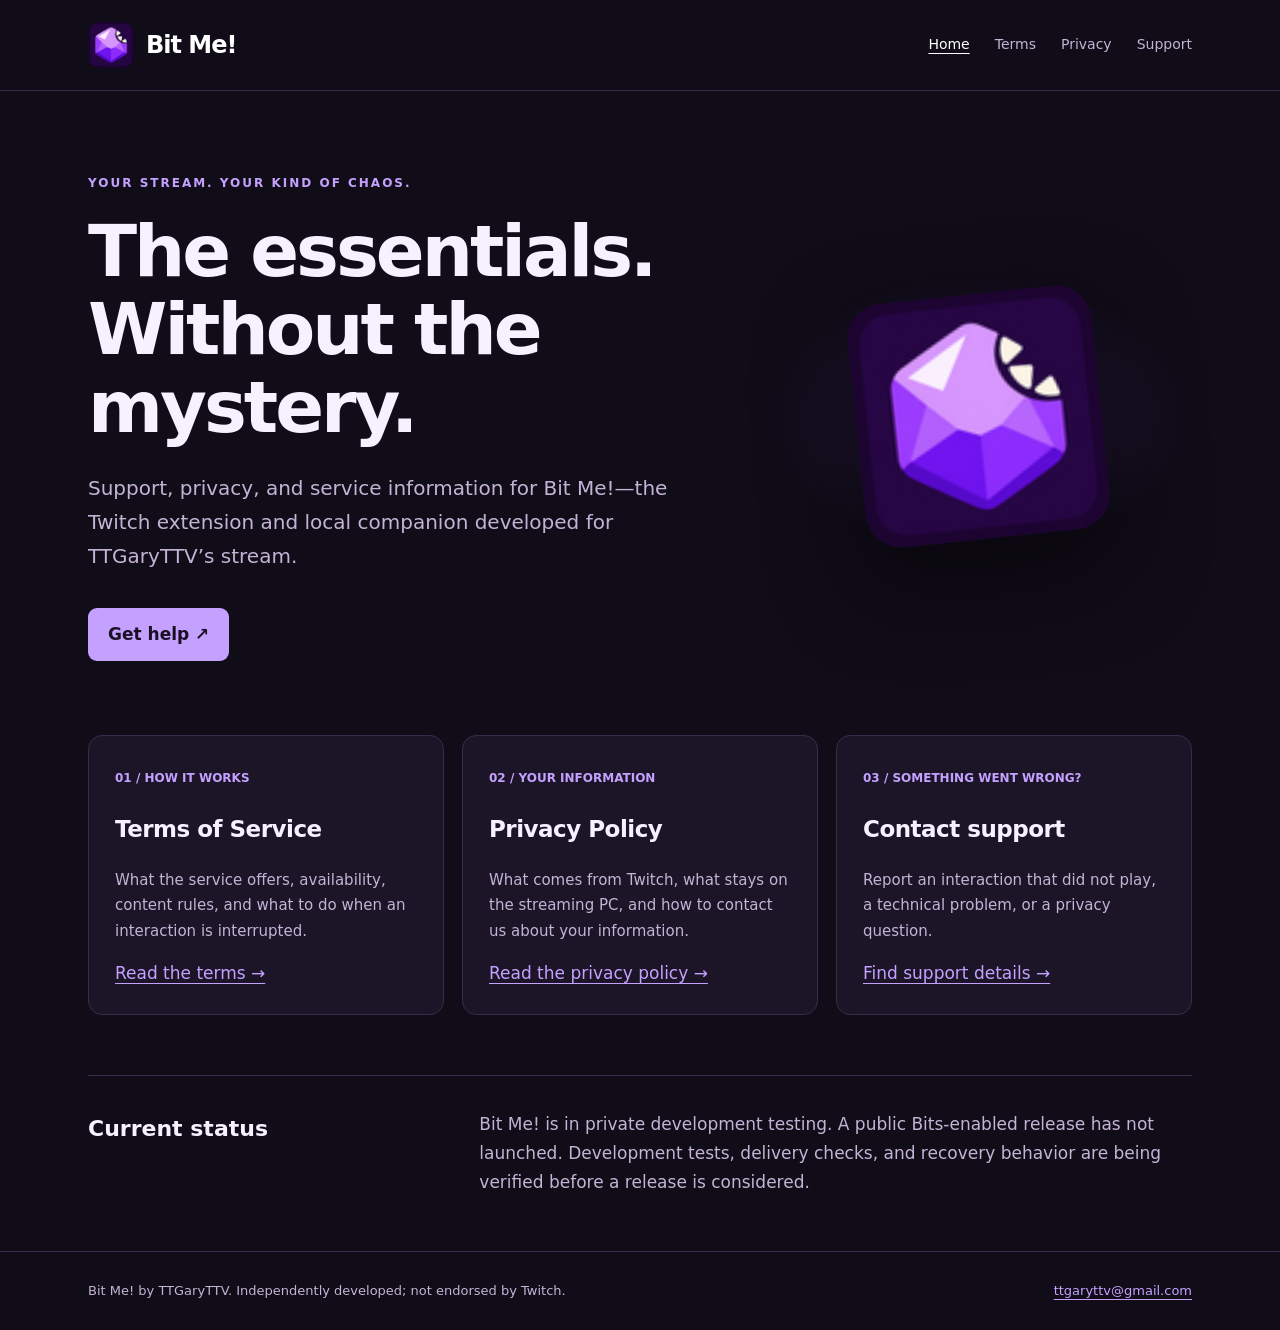
<file: index.html>
<!doctype html><html lang="en"><head><meta charset="utf-8"><meta name="viewport" content="width=device-width,initial-scale=1"><meta name="description" content="Support and policies for Bit Me!, TTGaryTTV’s Twitch extension and local companion."><title>Support & policies · Bit Me!</title><link rel="icon" href="/assets/logo.png"><link rel="stylesheet" href="/style.css"></head><body><a class="skip" href="#main">Skip to content</a><header><nav class="nav" aria-label="Main navigation"><a class="brand" href="/"><img src="/assets/logo.png" alt="" width="46" height="46">Bit Me!</a><div class="links"><a href="/" aria-current="page">Home</a><a href="/terms/">Terms</a><a href="/privacy/">Privacy</a><a href="/support/">Support</a></div></nav></header><main id="main" class="wrap"><section class="hero"><div><div class="eyebrow">Your stream. Your kind of chaos.</div><h1>The essentials.<br>Without the mystery.</h1><p class="lead">Support, privacy, and service information for Bit Me!—the Twitch extension and local companion developed for TTGaryTTV’s stream.</p><a class="button" href="/support/">Get help ↗</a></div><div class="hero-art" aria-hidden="true"><img src="/assets/logo.png" alt="" width="245" height="245"></div></section><section class="cards" aria-label="Support and policy pages"><div class="card"><span class="number">01 / HOW IT WORKS</span><h2>Terms of Service</h2><p>What the service offers, availability, content rules, and what to do when an interaction is interrupted.</p><a href="/terms/">Read the terms →</a></div><div class="card"><span class="number">02 / YOUR INFORMATION</span><h2>Privacy Policy</h2><p>What comes from Twitch, what stays on the streaming PC, and how to contact us about your information.</p><a href="/privacy/">Read the privacy policy →</a></div><div class="card"><span class="number">03 / SOMETHING WENT WRONG?</span><h2>Contact support</h2><p>Report an interaction that did not play, a technical problem, or a privacy question.</p><a href="/support/">Find support details →</a></div></section><section class="status-block"><h2>Current status</h2><p>Bit Me! is in private development testing. A public Bits-enabled release has not launched. Development tests, delivery checks, and recovery behavior are being verified before a release is considered.</p></section></main><footer><div class="footer-inner"><span>Bit Me! by TTGaryTTV. Independently developed; not endorsed by Twitch.</span><a href="mailto:ttgaryttv@gmail.com">ttgaryttv@gmail.com</a></div></footer></body></html>
</file>
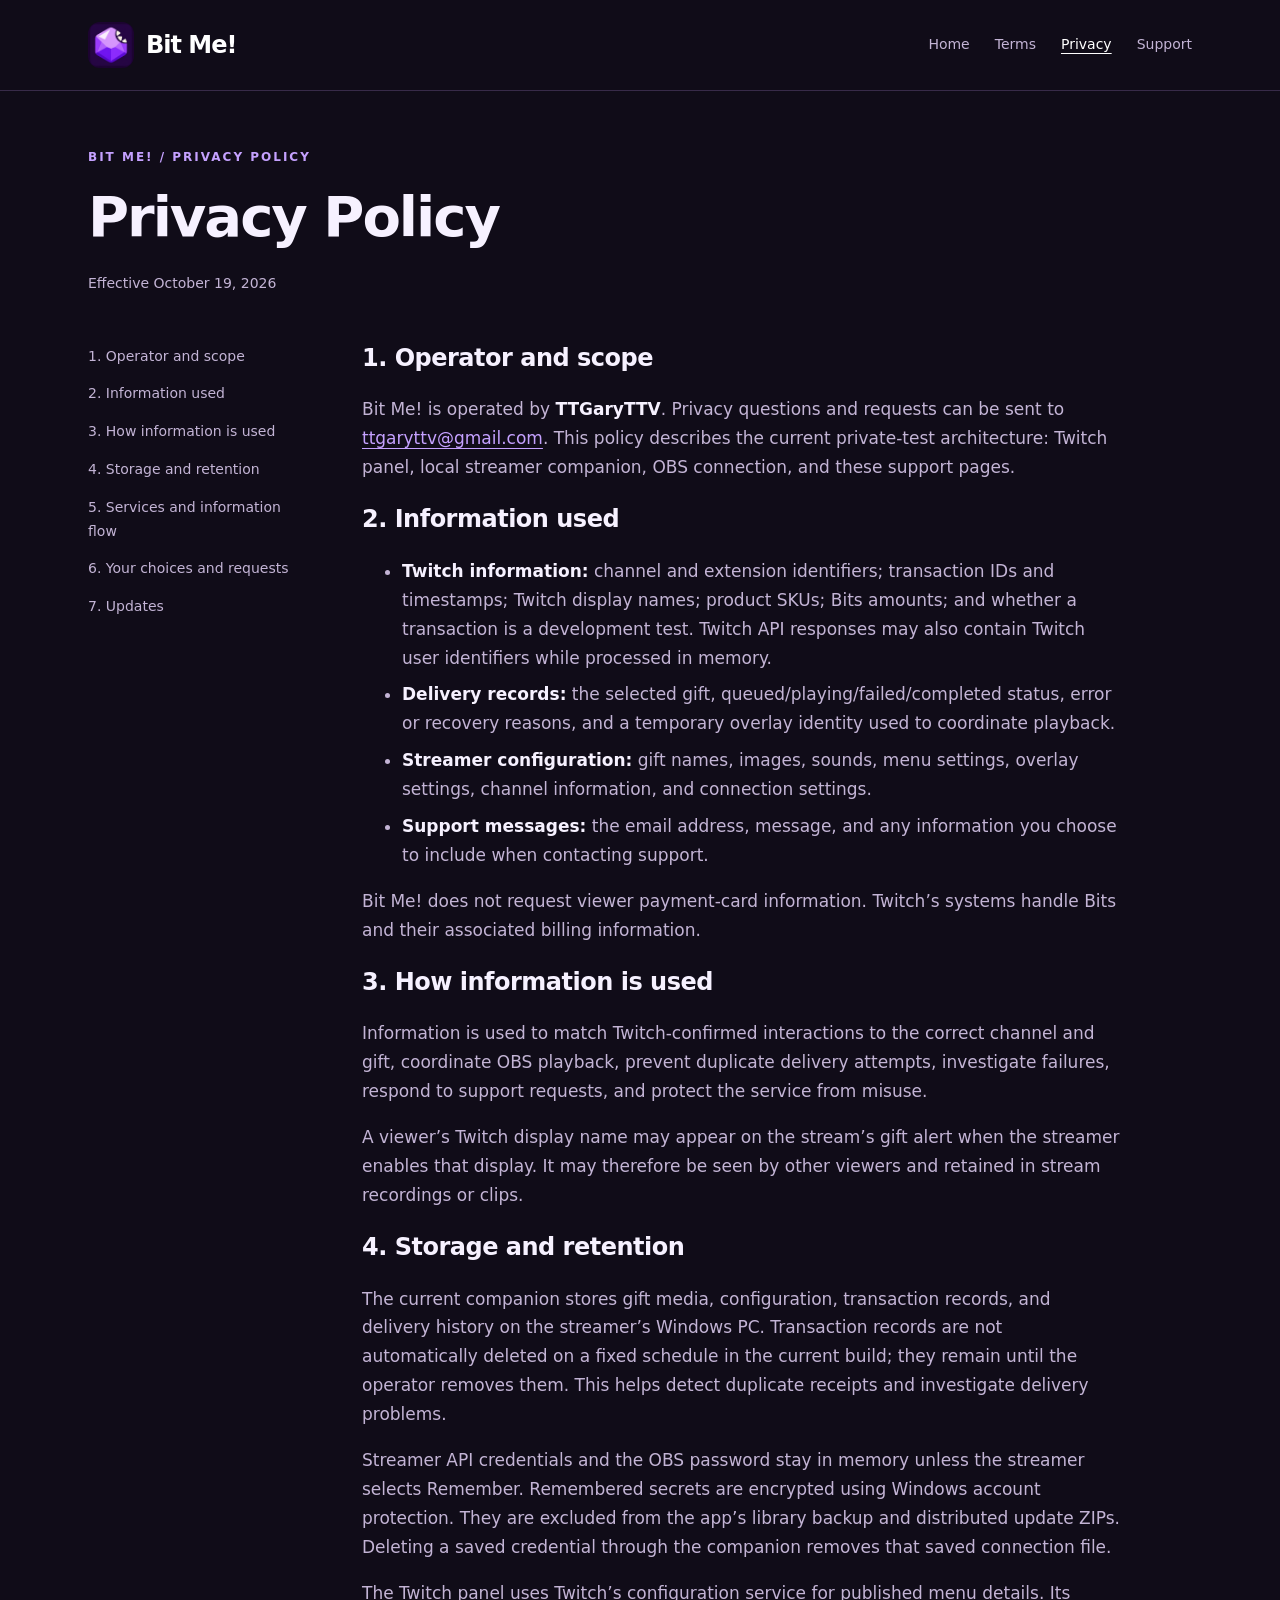
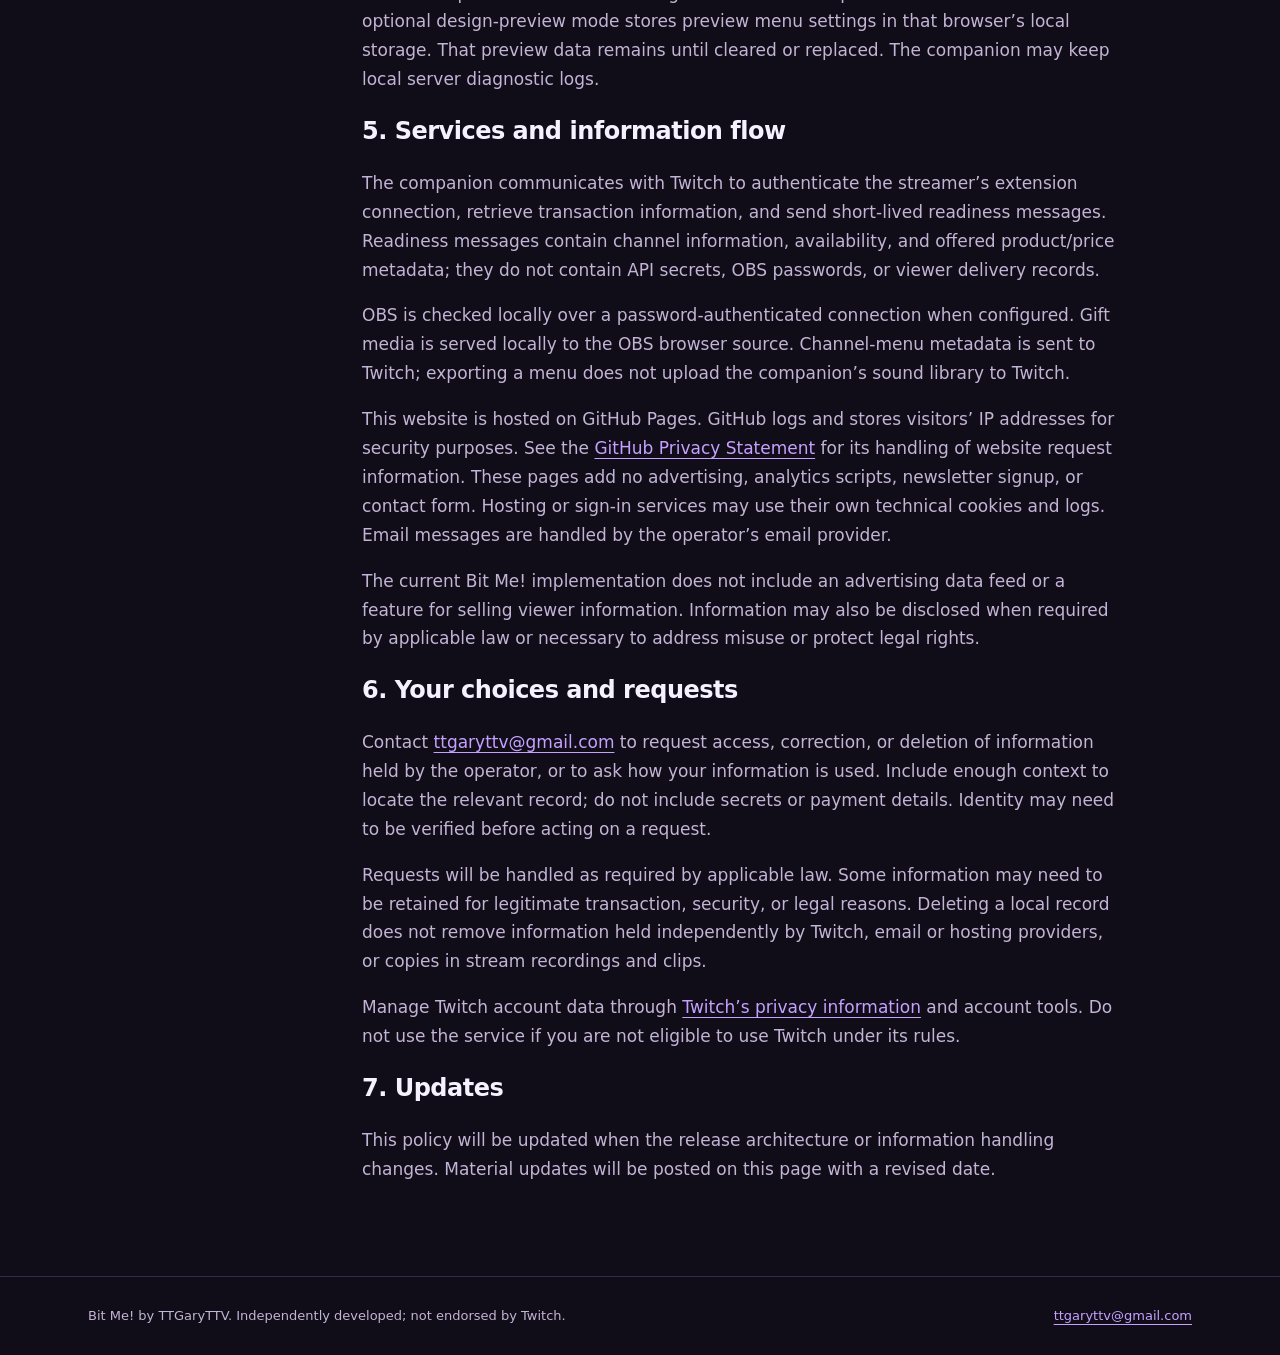
<file: privacy/index.html>
<!doctype html><html lang="en"><head><meta charset="utf-8"><meta name="viewport" content="width=device-width,initial-scale=1"><meta name="description" content="Support and policies for Bit Me!, TTGaryTTV’s Twitch extension and local companion."><title>Privacy Policy · Bit Me!</title><link rel="icon" href="/assets/logo.png"><link rel="stylesheet" href="/style.css"></head><body><a class="skip" href="#main">Skip to content</a><header><nav class="nav" aria-label="Main navigation"><a class="brand" href="/"><img src="/assets/logo.png" alt="" width="46" height="46">Bit Me!</a><div class="links"><a href="/">Home</a><a href="/terms/">Terms</a><a href="/privacy/" aria-current="page">Privacy</a><a href="/support/">Support</a></div></nav></header><main id="main" class="wrap"><div class="doc-head"><div class="eyebrow">Bit Me! / Privacy Policy</div><h1>Privacy Policy</h1><p class="meta">Effective October 19, 2026</p></div><div class="document"><aside class="toc" aria-label="On this page"><a href="#operator">1. Operator and scope</a><a href="#information">2. Information used</a><a href="#purpose">3. How information is used</a><a href="#storage">4. Storage and retention</a><a href="#sharing">5. Services and information flow</a><a href="#requests">6. Your choices and requests</a><a href="#updates">7. Updates</a></aside><article><section><h2 id="operator">1. Operator and scope</h2><p>Bit Me! is operated by <strong>TTGaryTTV</strong>. Privacy questions and requests can be sent to <a class="email" href="mailto:ttgaryttv@gmail.com">ttgaryttv@gmail.com</a>. This policy describes the current private-test architecture: Twitch panel, local streamer companion, OBS connection, and these support pages.</p></section><section><h2 id="information">2. Information used</h2><ul><li><strong>Twitch information:</strong> channel and extension identifiers; transaction IDs and timestamps; Twitch display names; product SKUs; Bits amounts; and whether a transaction is a development test. Twitch API responses may also contain Twitch user identifiers while processed in memory.</li><li><strong>Delivery records:</strong> the selected gift, queued/playing/failed/completed status, error or recovery reasons, and a temporary overlay identity used to coordinate playback.</li><li><strong>Streamer configuration:</strong> gift names, images, sounds, menu settings, overlay settings, channel information, and connection settings.</li><li><strong>Support messages:</strong> the email address, message, and any information you choose to include when contacting support.</li></ul><p>Bit Me! does not request viewer payment-card information. Twitch’s systems handle Bits and their associated billing information.</p></section><section><h2 id="purpose">3. How information is used</h2><p>Information is used to match Twitch-confirmed interactions to the correct channel and gift, coordinate OBS playback, prevent duplicate delivery attempts, investigate failures, respond to support requests, and protect the service from misuse.</p><p>A viewer’s Twitch display name may appear on the stream’s gift alert when the streamer enables that display. It may therefore be seen by other viewers and retained in stream recordings or clips.</p></section><section><h2 id="storage">4. Storage and retention</h2><p>The current companion stores gift media, configuration, transaction records, and delivery history on the streamer’s Windows PC. Transaction records are not automatically deleted on a fixed schedule in the current build; they remain until the operator removes them. This helps detect duplicate receipts and investigate delivery problems.</p><p>Streamer API credentials and the OBS password stay in memory unless the streamer selects Remember. Remembered secrets are encrypted using Windows account protection. They are excluded from the app’s library backup and distributed update ZIPs. Deleting a saved credential through the companion removes that saved connection file.</p><p>The Twitch panel uses Twitch’s configuration service for published menu details. Its optional design-preview mode stores preview menu settings in that browser’s local storage. That preview data remains until cleared or replaced. The companion may keep local server diagnostic logs.</p></section><section><h2 id="sharing">5. Services and information flow</h2><p>The companion communicates with Twitch to authenticate the streamer’s extension connection, retrieve transaction information, and send short-lived readiness messages. Readiness messages contain channel information, availability, and offered product/price metadata; they do not contain API secrets, OBS passwords, or viewer delivery records.</p><p>OBS is checked locally over a password-authenticated connection when configured. Gift media is served locally to the OBS browser source. Channel-menu metadata is sent to Twitch; exporting a menu does not upload the companion’s sound library to Twitch.</p><p>This website is hosted on GitHub Pages. GitHub logs and stores visitors’ IP addresses for security purposes. See the <a href="https://docs.github.com/en/site-policy/privacy-policies/github-general-privacy-statement">GitHub Privacy Statement</a> for its handling of website request information. These pages add no advertising, analytics scripts, newsletter signup, or contact form. Hosting or sign-in services may use their own technical cookies and logs. Email messages are handled by the operator’s email provider.</p><p>The current Bit Me! implementation does not include an advertising data feed or a feature for selling viewer information. Information may also be disclosed when required by applicable law or necessary to address misuse or protect legal rights.</p></section><section><h2 id="requests">6. Your choices and requests</h2><p>Contact <a href="mailto:ttgaryttv@gmail.com">ttgaryttv@gmail.com</a> to request access, correction, or deletion of information held by the operator, or to ask how your information is used. Include enough context to locate the relevant record; do not include secrets or payment details. Identity may need to be verified before acting on a request.</p><p>Requests will be handled as required by applicable law. Some information may need to be retained for legitimate transaction, security, or legal reasons. Deleting a local record does not remove information held independently by Twitch, email or hosting providers, or copies in stream recordings and clips.</p><p>Manage Twitch account data through <a href="https://www.twitch.tv/p/en/legal/privacy-notice/">Twitch’s privacy information</a> and account tools. Do not use the service if you are not eligible to use Twitch under its rules.</p></section><section><h2 id="updates">7. Updates</h2><p>This policy will be updated when the release architecture or information handling changes. Material updates will be posted on this page with a revised date.</p></section></article></div></main><footer><div class="footer-inner"><span>Bit Me! by TTGaryTTV. Independently developed; not endorsed by Twitch.</span><a href="mailto:ttgaryttv@gmail.com">ttgaryttv@gmail.com</a></div></footer></body></html>
</file>
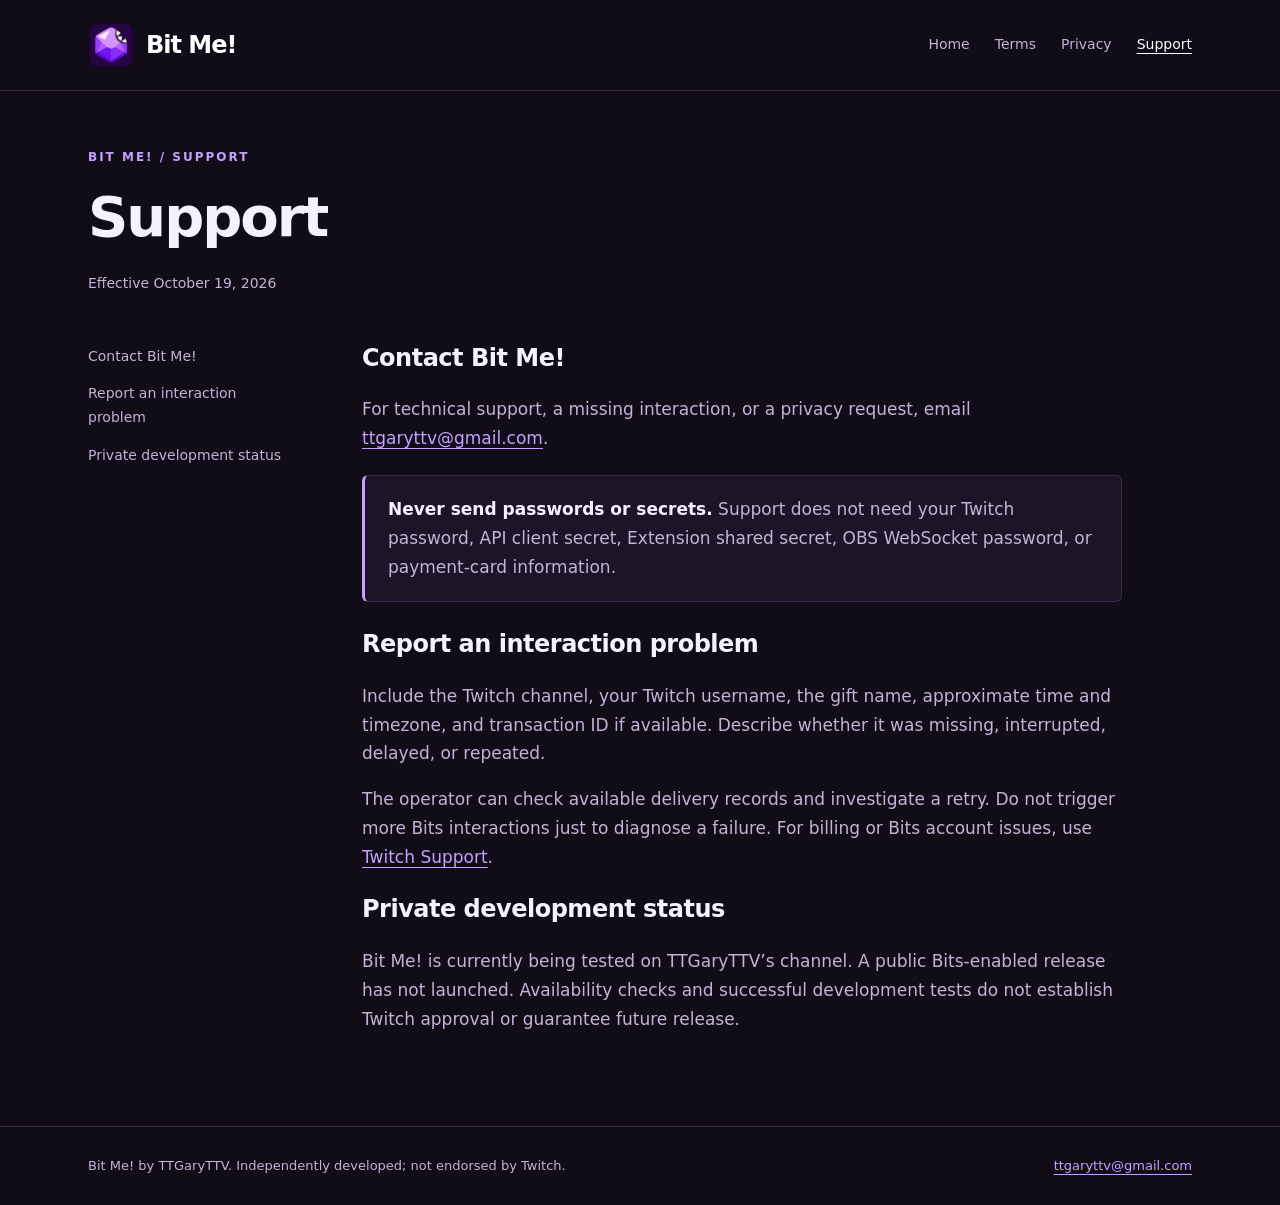
<file: support/index.html>
<!doctype html><html lang="en"><head><meta charset="utf-8"><meta name="viewport" content="width=device-width,initial-scale=1"><meta name="description" content="Support and policies for Bit Me!, TTGaryTTV’s Twitch extension and local companion."><title>Support · Bit Me!</title><link rel="icon" href="/assets/logo.png"><link rel="stylesheet" href="/style.css"></head><body><a class="skip" href="#main">Skip to content</a><header><nav class="nav" aria-label="Main navigation"><a class="brand" href="/"><img src="/assets/logo.png" alt="" width="46" height="46">Bit Me!</a><div class="links"><a href="/">Home</a><a href="/terms/">Terms</a><a href="/privacy/">Privacy</a><a href="/support/" aria-current="page">Support</a></div></nav></header><main id="main" class="wrap"><div class="doc-head"><div class="eyebrow">Bit Me! / Support</div><h1>Support</h1><p class="meta">Effective October 19, 2026</p></div><div class="document"><aside class="toc" aria-label="On this page"><a href="#contact">Contact Bit Me!</a><a href="#report">Report an interaction problem</a><a href="#status">Private development status</a></aside><article><section><h2 id="contact">Contact Bit Me!</h2><p>For technical support, a missing interaction, or a privacy request, email <a class="email" href="mailto:ttgaryttv@gmail.com">ttgaryttv@gmail.com</a>.</p><div class="callout"><p><strong>Never send passwords or secrets.</strong> Support does not need your Twitch password, API client secret, Extension shared secret, OBS WebSocket password, or payment-card information.</p></div></section><section><h2 id="report">Report an interaction problem</h2><p>Include the Twitch channel, your Twitch username, the gift name, approximate time and timezone, and transaction ID if available. Describe whether it was missing, interrupted, delayed, or repeated.</p><p>The operator can check available delivery records and investigate a retry. Do not trigger more Bits interactions just to diagnose a failure. For billing or Bits account issues, use <a href="https://help.twitch.tv/">Twitch Support</a>.</p></section><section><h2 id="status">Private development status</h2><p>Bit Me! is currently being tested on TTGaryTTV’s channel. A public Bits-enabled release has not launched. Availability checks and successful development tests do not establish Twitch approval or guarantee future release.</p></section></article></div></main><footer><div class="footer-inner"><span>Bit Me! by TTGaryTTV. Independently developed; not endorsed by Twitch.</span><a href="mailto:ttgaryttv@gmail.com">ttgaryttv@gmail.com</a></div></footer></body></html>
</file>
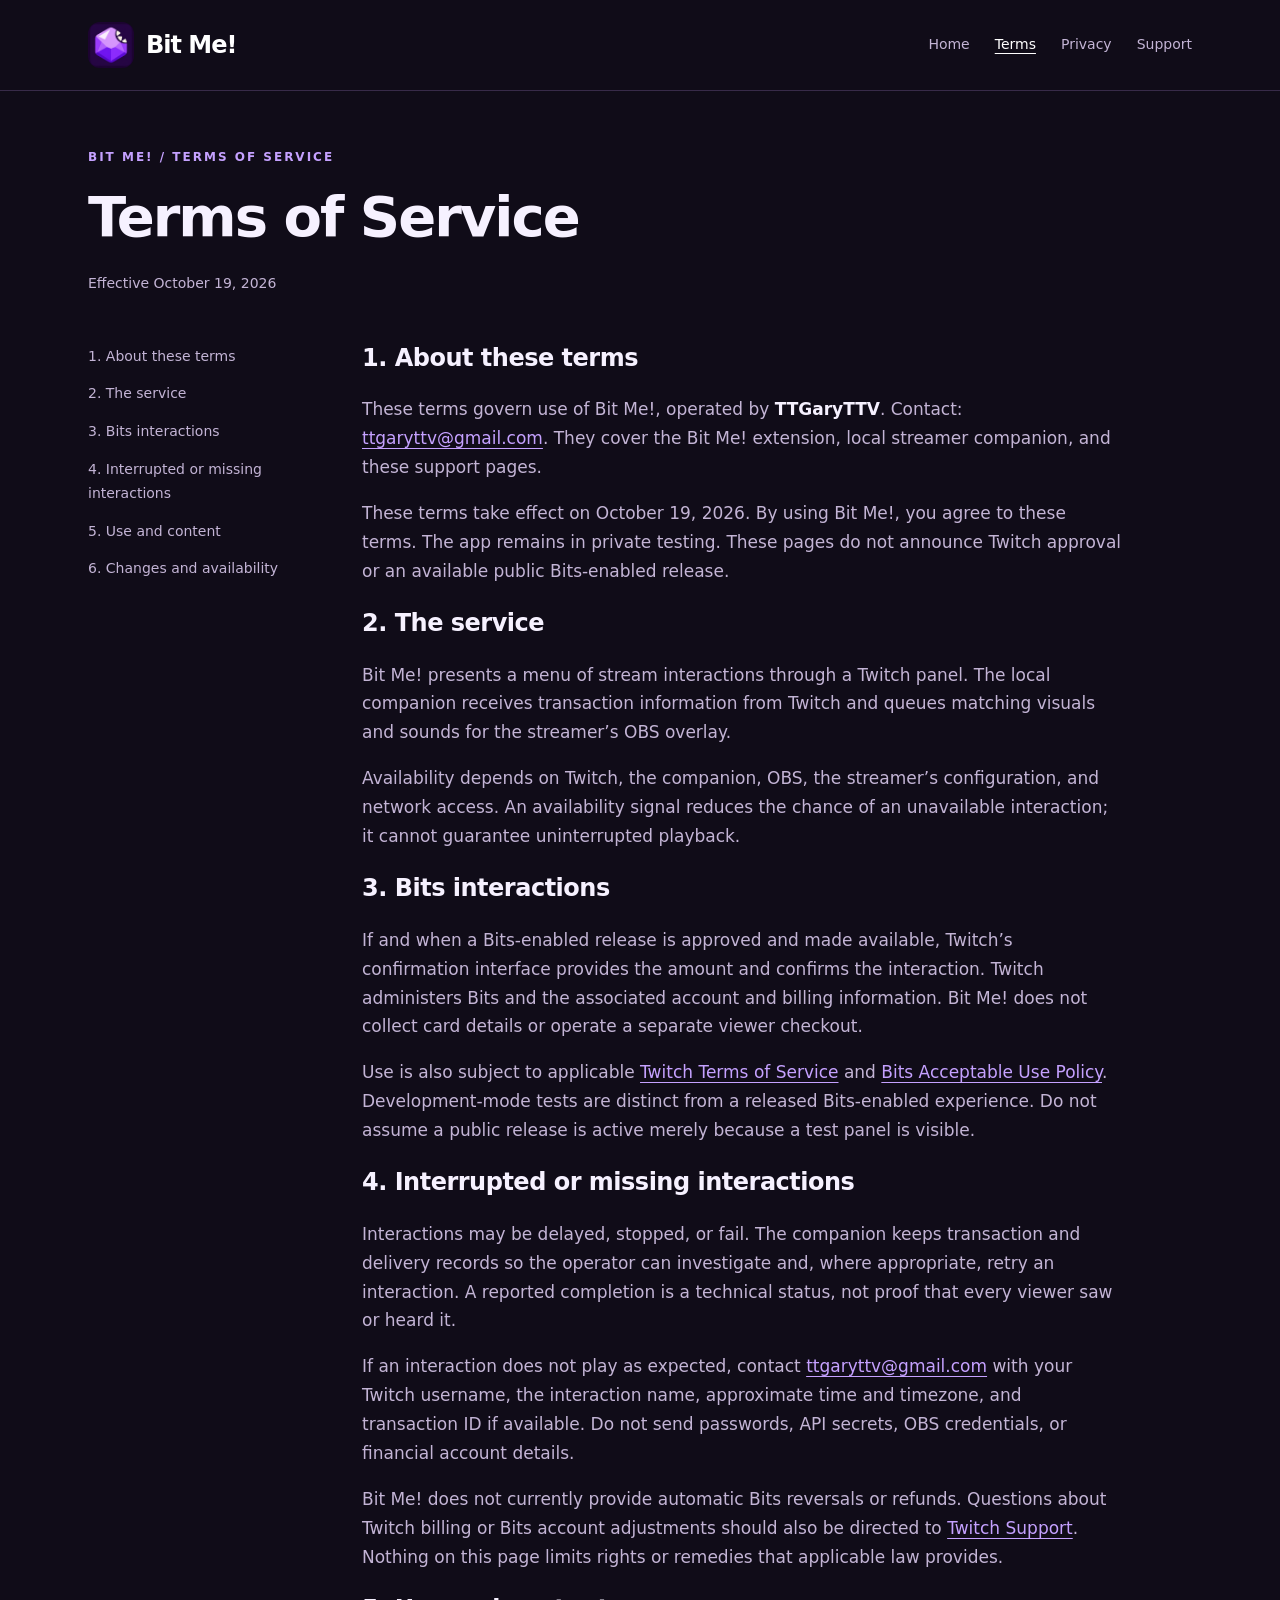
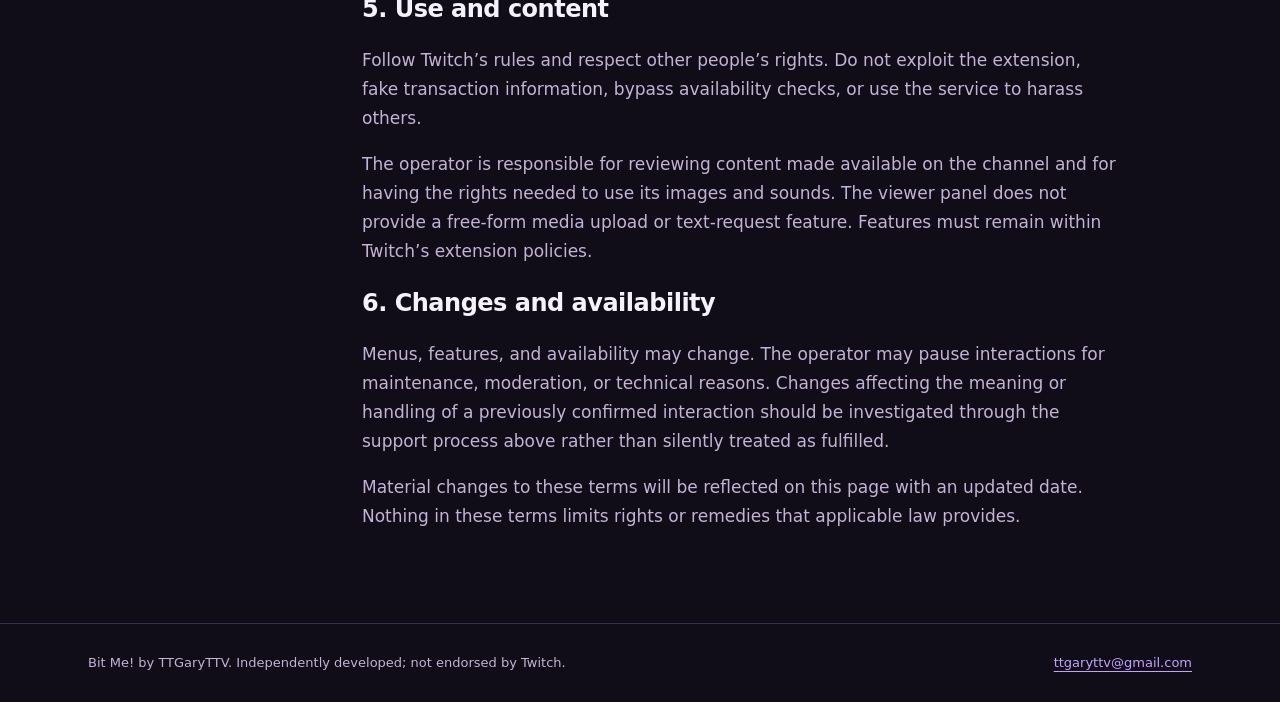
<file: terms/index.html>
<!doctype html><html lang="en"><head><meta charset="utf-8"><meta name="viewport" content="width=device-width,initial-scale=1"><meta name="description" content="Support and policies for Bit Me!, TTGaryTTV’s Twitch extension and local companion."><title>Terms of Service · Bit Me!</title><link rel="icon" href="/assets/logo.png"><link rel="stylesheet" href="/style.css"></head><body><a class="skip" href="#main">Skip to content</a><header><nav class="nav" aria-label="Main navigation"><a class="brand" href="/"><img src="/assets/logo.png" alt="" width="46" height="46">Bit Me!</a><div class="links"><a href="/">Home</a><a href="/terms/" aria-current="page">Terms</a><a href="/privacy/">Privacy</a><a href="/support/">Support</a></div></nav></header><main id="main" class="wrap"><div class="doc-head"><div class="eyebrow">Bit Me! / Terms of Service</div><h1>Terms of Service</h1><p class="meta">Effective October 19, 2026</p></div><div class="document"><aside class="toc" aria-label="On this page"><a href="#about">1. About these terms</a><a href="#service">2. The service</a><a href="#bits">3. Bits interactions</a><a href="#problems">4. Interrupted or missing interactions</a><a href="#conduct">5. Use and content</a><a href="#changes">6. Changes and availability</a></aside><article><section><h2 id="about">1. About these terms</h2><p>These terms govern use of Bit Me!, operated by <strong>TTGaryTTV</strong>. Contact: <a class="email" href="mailto:ttgaryttv@gmail.com">ttgaryttv@gmail.com</a>. They cover the Bit Me! extension, local streamer companion, and these support pages.</p><p>These terms take effect on October 19, 2026. By using Bit Me!, you agree to these terms. The app remains in private testing. These pages do not announce Twitch approval or an available public Bits-enabled release.</p></section><section><h2 id="service">2. The service</h2><p>Bit Me! presents a menu of stream interactions through a Twitch panel. The local companion receives transaction information from Twitch and queues matching visuals and sounds for the streamer’s OBS overlay.</p><p>Availability depends on Twitch, the companion, OBS, the streamer’s configuration, and network access. An availability signal reduces the chance of an unavailable interaction; it cannot guarantee uninterrupted playback.</p></section><section><h2 id="bits">3. Bits interactions</h2><p>If and when a Bits-enabled release is approved and made available, Twitch’s confirmation interface provides the amount and confirms the interaction. Twitch administers Bits and the associated account and billing information. Bit Me! does not collect card details or operate a separate viewer checkout.</p><p>Use is also subject to applicable <a href="https://www.twitch.tv/p/en/legal/terms-of-service/">Twitch Terms of Service</a> and <a href="https://www.twitch.tv/p/en/legal/bits-acceptable-use/">Bits Acceptable Use Policy</a>. Development-mode tests are distinct from a released Bits-enabled experience. Do not assume a public release is active merely because a test panel is visible.</p></section><section><h2 id="problems">4. Interrupted or missing interactions</h2><p>Interactions may be delayed, stopped, or fail. The companion keeps transaction and delivery records so the operator can investigate and, where appropriate, retry an interaction. A reported completion is a technical status, not proof that every viewer saw or heard it.</p><p>If an interaction does not play as expected, contact <a href="mailto:ttgaryttv@gmail.com">ttgaryttv@gmail.com</a> with your Twitch username, the interaction name, approximate time and timezone, and transaction ID if available. Do not send passwords, API secrets, OBS credentials, or financial account details.</p><p>Bit Me! does not currently provide automatic Bits reversals or refunds. Questions about Twitch billing or Bits account adjustments should also be directed to <a href="https://help.twitch.tv/">Twitch Support</a>. Nothing on this page limits rights or remedies that applicable law provides.</p></section><section><h2 id="conduct">5. Use and content</h2><p>Follow Twitch’s rules and respect other people’s rights. Do not exploit the extension, fake transaction information, bypass availability checks, or use the service to harass others.</p><p>The operator is responsible for reviewing content made available on the channel and for having the rights needed to use its images and sounds. The viewer panel does not provide a free-form media upload or text-request feature. Features must remain within Twitch’s extension policies.</p></section><section><h2 id="changes">6. Changes and availability</h2><p>Menus, features, and availability may change. The operator may pause interactions for maintenance, moderation, or technical reasons. Changes affecting the meaning or handling of a previously confirmed interaction should be investigated through the support process above rather than silently treated as fulfilled.</p><p>Material changes to these terms will be reflected on this page with an updated date. Nothing in these terms limits rights or remedies that applicable law provides.</p></section></article></div></main><footer><div class="footer-inner"><span>Bit Me! by TTGaryTTV. Independently developed; not endorsed by Twitch.</span><a href="mailto:ttgaryttv@gmail.com">ttgaryttv@gmail.com</a></div></footer></body></html>
</file>
<file: style.css>
:root{color-scheme:dark;--bg:#100c18;--panel:#1c1528;--line:#382b49;--ink:#f6f1ff;--muted:#c3b4d5;--purple:#c5a1ff;--accent:#f4d5a2}*{box-sizing:border-box}html{scroll-behavior:smooth}body{margin:0;background:var(--bg);color:var(--ink);font:17px/1.7 system-ui,-apple-system,Segoe UI,sans-serif}a{color:var(--purple);text-underline-offset:4px}a:hover{color:white}a:focus-visible,button:focus-visible{outline:3px solid var(--accent);outline-offset:5px}header{border-bottom:1px solid var(--line)}.nav{max-width:1160px;margin:auto;padding:22px 28px;display:flex;align-items:center;justify-content:space-between;gap:24px}.brand{display:flex;align-items:center;gap:12px;color:white;text-decoration:none;font-weight:850;font-size:24px;letter-spacing:-1px}.brand img{width:46px;height:46px;border-radius:12px}.links{display:flex;gap:25px;flex-wrap:wrap}.links a{font-size:14px;color:var(--muted);text-decoration:none}.links a[aria-current=page]{color:white;text-decoration:underline}.draft{max-width:1104px;margin:22px auto 0;padding:10px 16px;border:1px solid #655132;background:#261e16;color:var(--accent);font-size:13px;border-radius:8px}.wrap{max-width:1160px;margin:auto;padding:0 28px}.hero{padding:82px 0 74px;display:grid;grid-template-columns:1.45fr 1fr;gap:60px;align-items:center}.eyebrow{color:var(--purple);font-size:12px;letter-spacing:2px;text-transform:uppercase;font-weight:750}h1{font-size:clamp(38px,6vw,72px);letter-spacing:-3px;line-height:1.08;margin:20px 0 24px;max-width:770px}.lead{color:var(--muted);font-size:20px;max-width:640px}.hero-art{display:grid;place-items:center;min-height:290px;background:radial-gradient(ellipse,#60339755,transparent 68%)}.hero-art img{width:min(245px,80%);border-radius:36px;transform:rotate(-6deg);box-shadow:0 35px 90px #0008}.button{display:inline-block;padding:12px 20px;background:var(--purple);color:#1a1025;text-decoration:none;border-radius:9px;font-weight:750;margin-top:15px}.button:hover{background:white;color:#1a1025}.cards{display:grid;grid-template-columns:repeat(3,1fr);gap:18px;padding-bottom:60px}.card{padding:26px;border:1px solid var(--line);background:var(--panel);border-radius:14px}.number{color:var(--purple);font-size:12px;font-weight:700}.card h2{font-size:23px;letter-spacing:-.5px}.card p{font-size:15px;color:var(--muted)}.status-block{border-top:1px solid var(--line);padding:34px 0 54px;display:grid;grid-template-columns:1fr 2fr;gap:35px}.status-block h2{font-size:22px;margin:0}.status-block p{margin:0;color:var(--muted)}footer{border-top:1px solid var(--line);padding:28px;color:var(--muted);font-size:13px}.footer-inner{max-width:1104px;margin:auto;display:flex;justify-content:space-between;gap:20px;flex-wrap:wrap}.doc-head{padding:56px 0 28px}.doc-head h1{font-size:clamp(38px,5vw,56px);letter-spacing:-2px}.meta{color:var(--muted);font-size:14px}.document{display:grid;grid-template-columns:210px minmax(0,760px);gap:64px;padding-bottom:75px}.toc{align-self:start;position:sticky;top:24px;font-size:14px}.toc a{display:block;color:var(--muted);padding:7px 0;text-decoration:none}.toc a:hover{color:white}article h2{font-size:24px;letter-spacing:-.5px;margin:42px 0 12px;scroll-margin-top:25px}article h2:first-child{margin-top:0}article p,article li{color:var(--muted)}article li{margin:8px 0}article strong{color:var(--ink)}.callout{padding:19px 23px;border:1px solid var(--line);border-left:3px solid var(--purple);background:var(--panel);border-radius:6px;margin:22px 0}.callout p{margin:0}.email{overflow-wrap:anywhere}.skip{position:absolute;left:20px;top:-100px;background:white;color:black;padding:8px}.skip:focus{top:10px} @media(max-width:760px){.nav{align-items:flex-start;flex-direction:column;gap:15px}.links{gap:22px}.hero{grid-template-columns:1fr;padding:46px 0;gap:20px}.hero-art{display:none}.cards{grid-template-columns:1fr}.status-block{grid-template-columns:1fr;gap:16px}.document{grid-template-columns:1fr;gap:25px}.toc{position:static;border-bottom:1px solid var(--line);padding-bottom:20px}.toc a{display:inline-block;margin-right:18px}.draft{margin:16px 20px 0}.wrap{padding:0 22px}h1{letter-spacing:-2px}.lead{font-size:18px}}
</file>
